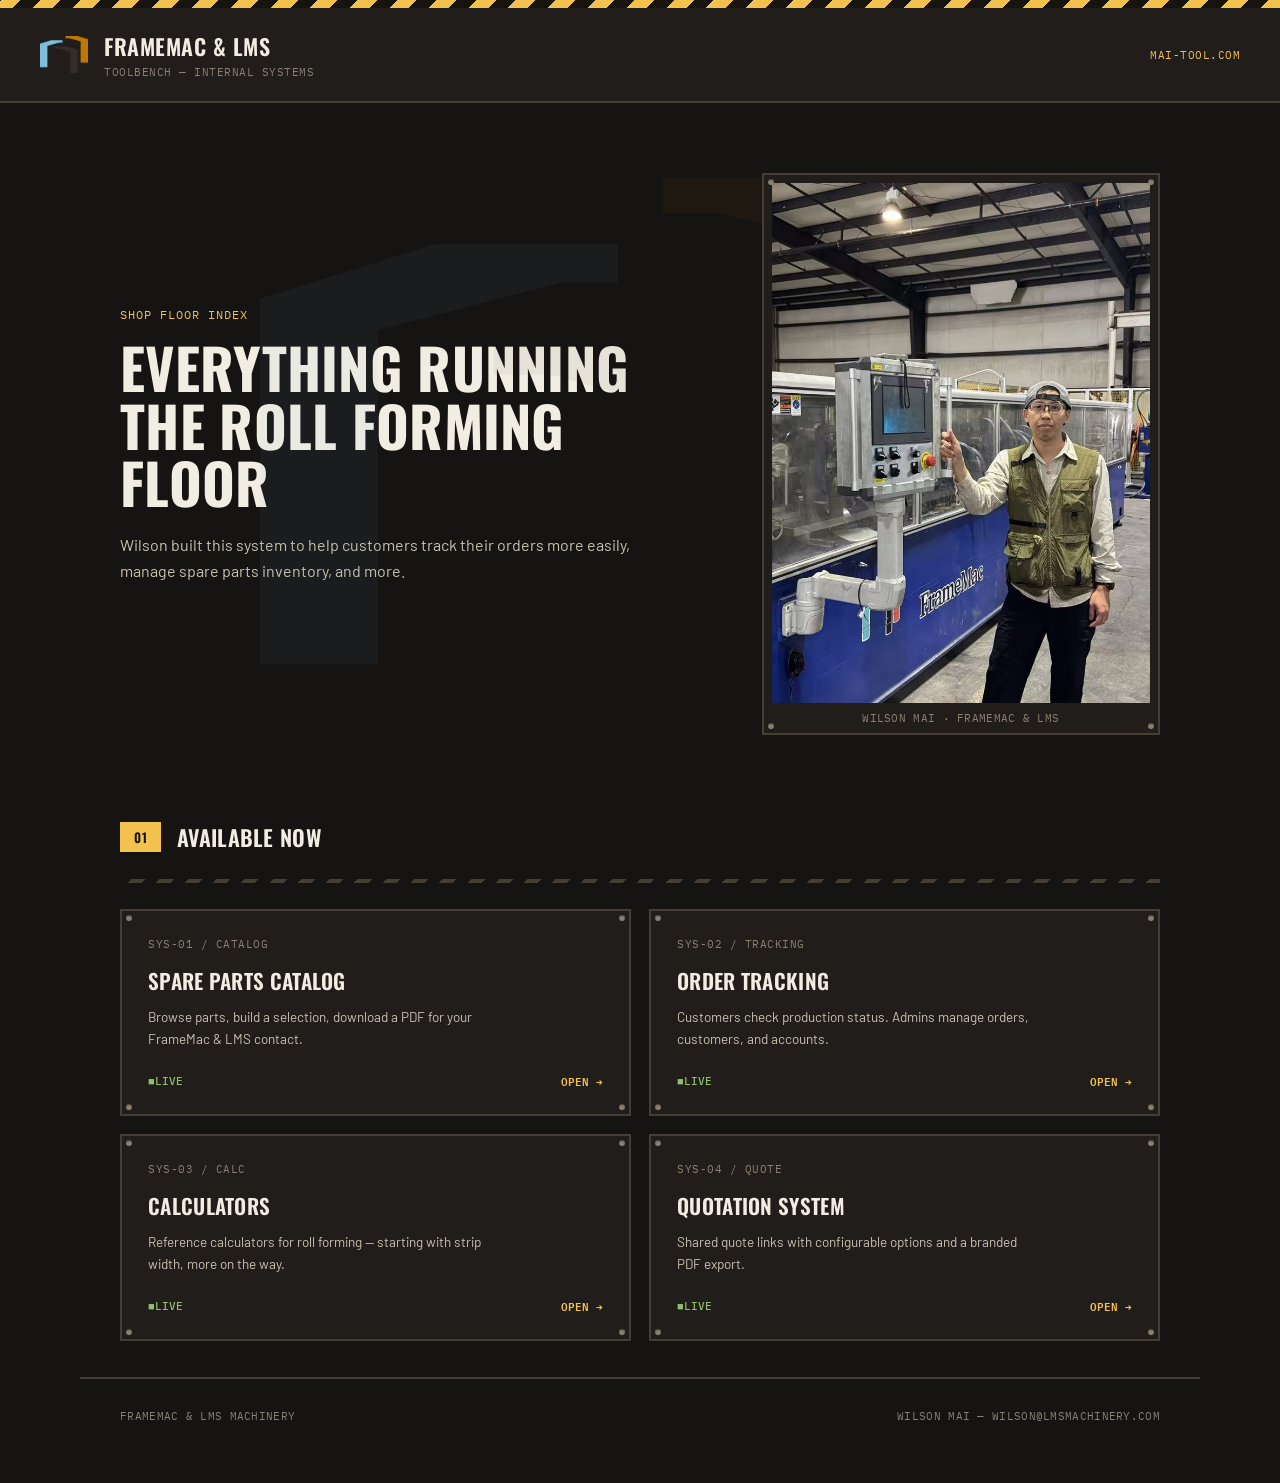
<file: index.html>
<!DOCTYPE html>
<html lang="en">
<head>
<meta charset="UTF-8">
<meta name="viewport" content="width=device-width, initial-scale=1.0">
<title>FRAMEMAC &amp; LMS Toolbench</title>
<link rel="preconnect" href="https://fonts.googleapis.com">
<link rel="preconnect" href="https://fonts.gstatic.com" crossorigin>
<link href="https://fonts.googleapis.com/css2?family=Oswald:wght@500;600;700&family=Barlow:wght@400;500;600&family=IBM+Plex+Mono:wght@500&display=swap" rel="stylesheet">
<style>
  :root{
    --steel-950:#161412; --steel-900:#201d1a; --steel-800:#2c2822; --steel-700:#443e34; --steel-500:#8a8172;
    --paper:#f2ede2; --paper-dim:#c9c1b1;
    --safety:#f2c14e; --safety-dim:#cf9f2e; --ink:#17140f;
    --danger:#c1502e;
    --f-display:'Oswald', sans-serif; --f-body:'Barlow', sans-serif; --f-mono:'IBM Plex Mono', monospace;
  }
  *{box-sizing:border-box;}
  body{margin:0; background:var(--steel-950); color:var(--paper-dim); font-family:var(--f-body); min-height:100vh; position:relative;}
  body::before{content:''; position:fixed; inset:0; z-index:0; pointer-events:none;
    background-image:url('/assets/logo-watermark.png'); background-repeat:no-repeat; background-position:center 55%; background-size:760px auto; opacity:.05;}
  a{color:inherit;}

  .hazard-bar{height:8px; width:100%;
    background:repeating-linear-gradient(-45deg, var(--safety), var(--safety) 14px, var(--ink) 14px, var(--ink) 28px);
  }

  .topbar{display:flex; align-items:center; justify-content:space-between; padding:22px 40px; border-bottom:2px solid var(--steel-700); background:var(--steel-900);}
  .brand{display:flex; align-items:center; gap:16px;}
  .brand-mark{ display:flex; align-items:center; justify-content:center; }
  .brand-mark img{width:48px; height:auto; display:block;}
  .rivet{position:absolute; width:6px; height:6px; border-radius:50%; background:var(--steel-700); box-shadow:inset 0 1px 1px rgba(0,0,0,.5), 0 0.5px 0 rgba(255,255,255,.06);}
  .rivet.tl{top:4px; left:4px;} .rivet.tr{top:4px; right:4px;} .rivet.bl{bottom:4px; left:4px;} .rivet.br{bottom:4px; right:4px;}
  .brand-name{font-family:var(--f-display); font-weight:600; font-size:22px; color:var(--paper); letter-spacing:.5px; text-transform:uppercase;}
  .brand-sub{font-family:var(--f-mono); font-size:10.5px; color:var(--steel-500); margin-top:3px; letter-spacing:.5px;}
  .label{font-family:var(--f-mono); font-size:11px; color:var(--safety); letter-spacing:.5px;}

  .hero{max-width:1120px; margin:0 auto; padding:70px 40px 50px; display:grid; grid-template-columns:1.2fr 0.8fr; gap:44px; align-items:center;}
  .hero-photo{border:2px solid var(--steel-700); background:var(--steel-900); padding:8px; position:relative;}
  .hero-photo .rivet{background:var(--steel-500);}
  .hero-photo img{width:100%; height:auto; display:block; max-height:520px; object-fit:cover;}
  .hero-photo-caption{font-family:var(--f-mono); font-size:10.5px; color:var(--steel-500); text-align:center; padding-top:8px; letter-spacing:.3px;}
  .hero-eyebrow{font-family:var(--f-mono); font-size:12px; color:var(--safety); margin-bottom:16px; letter-spacing:1px; text-transform:uppercase;}
  .hero-title{font-family:var(--f-display); font-weight:700; font-size:56px; line-height:1.02; color:var(--paper); margin:0 0 22px; letter-spacing:.3px; text-transform:uppercase; max-width:780px;}
  .hero-desc{font-size:16px; color:var(--paper-dim); line-height:1.65; max-width:520px;}

  .section{max-width:1120px; margin:0 auto; padding:36px 40px;}
  .section-head{display:flex; align-items:center; gap:16px; margin-bottom:26px;}
  .section-tag{
    font-family:var(--f-display); font-weight:600; font-size:13px; color:var(--ink); background:var(--safety);
    padding:5px 14px; text-transform:uppercase; letter-spacing:.5px;
  }
  .section-title{font-family:var(--f-display); font-weight:600; font-size:22px; color:var(--paper); margin:0; text-transform:uppercase; letter-spacing:.3px;}
  .stripe-divider{height:4px; width:100%;
    background:repeating-linear-gradient(-45deg, var(--steel-700), var(--steel-700) 10px, transparent 10px, transparent 20px);
    margin-bottom:26px;
  }

  .grid{display:grid; grid-template-columns:repeat(2, 1fr); gap:18px;}
  .card{
    background:var(--steel-900); border:2px solid var(--steel-700); padding:26px 26px 24px; position:relative;
    text-decoration:none; display:block; transition:border-color .15s, background .15s;
  }
  .card:not(.off):hover{border-color:var(--safety); background:var(--steel-800);}
  .card .rivet{background:var(--steel-500);}
  .card-id{font-family:var(--f-mono); font-size:10.5px; color:var(--steel-500); margin-bottom:14px; letter-spacing:.5px;}
  .card-title{font-family:var(--f-display); font-weight:600; font-size:21px; color:var(--paper); margin:0 0 10px; text-transform:uppercase; letter-spacing:.3px;}
  .card-desc{font-size:13.5px; color:var(--paper-dim); line-height:1.6; margin:0 0 22px; max-width:360px;}
  .card-foot{display:flex; align-items:center; justify-content:space-between; font-family:var(--f-mono); font-size:11px;}
  .status-live{color:#8fbf6f; font-weight:500;}
  .status-live::before{content:'\25A0 '; }
  .status-soon{color:var(--steel-500);}
  .status-soon::before{content:'\25A1 '; }
  .card-link{color:var(--safety); font-weight:600;}
  .card.off{opacity:.55;}

  .footline{max-width:1120px; margin:0 auto; padding:30px 40px 60px; border-top:2px solid var(--steel-700); font-family:var(--f-mono); font-size:11px; color:var(--steel-500); display:flex; justify-content:space-between; flex-wrap:wrap; gap:8px; letter-spacing:.3px;}

  @media (max-width:820px){
    .topbar{padding:16px 20px;}
    .hero{padding:48px 20px 20px; grid-template-columns:1fr; gap:28px;}
    .hero-photo{order:-1;}
    .section{padding:28px 20px;}
    .grid{grid-template-columns:1fr;}
    .hero-title{font-size:36px;}
  }
</style>
</head>
<body>
<div class="page-content">

  <div class="hazard-bar"></div>

  <div class="topbar">
    <div class="brand">
      <div class="brand-mark">
        <img src="/assets/logo-icon.png" alt="FrameMac">
      </div>
      <div><div class="brand-name">FrameMac &amp; LMS</div><div class="brand-sub">TOOLBENCH — INTERNAL SYSTEMS</div></div>
    </div>
    <div class="label">MAI-TOOL.COM</div>
  </div>

  <div class="hero">
    <div>
      <div class="hero-eyebrow">Shop Floor Index</div>
      <h1 class="hero-title">Everything running the roll forming floor</h1>
      <p class="hero-desc">Wilson built this system to help customers track their orders more easily, manage spare parts inventory, and more.</p>
    </div>
    <div class="hero-photo">
      <span class="rivet tl"></span><span class="rivet tr"></span><span class="rivet bl"></span><span class="rivet br"></span>
      <img src="/assets/wilson-hero.jpg" alt="Wilson Mai at the FrameMac factory">
      <div class="hero-photo-caption">WILSON MAI &middot; FRAMEMAC &amp; LMS</div>
    </div>
  </div>

  <div class="section">
    <div class="section-head"><span class="section-tag">01</span><h2 class="section-title">Available Now</h2></div>
    <div class="stripe-divider"></div>
    <div class="grid">
      <a class="card" href="/spare-parts/">
        <span class="rivet tl"></span><span class="rivet tr"></span><span class="rivet bl"></span><span class="rivet br"></span>
        <div class="card-id">SYS-01 / CATALOG</div>
        <h3 class="card-title">Spare Parts Catalog</h3>
        <p class="card-desc">Browse parts, build a selection, download a PDF for your FrameMac &amp; LMS contact.</p>
        <div class="card-foot"><span class="status-live">LIVE</span><span class="card-link">OPEN &rarr;</span></div>
      </a>
      <a class="card" href="/order-tracking/">
        <span class="rivet tl"></span><span class="rivet tr"></span><span class="rivet bl"></span><span class="rivet br"></span>
        <div class="card-id">SYS-02 / TRACKING</div>
        <h3 class="card-title">Order Tracking</h3>
        <p class="card-desc">Customers check production status. Admins manage orders, customers, and accounts.</p>
        <div class="card-foot"><span class="status-live">LIVE</span><span class="card-link">OPEN &rarr;</span></div>
      </a>
      <a class="card" href="/calculators/">
        <span class="rivet tl"></span><span class="rivet tr"></span><span class="rivet bl"></span><span class="rivet br"></span>
        <div class="card-id">SYS-03 / CALC</div>
        <h3 class="card-title">Calculators</h3>
        <p class="card-desc">Reference calculators for roll forming — starting with strip width, more on the way.</p>
        <div class="card-foot"><span class="status-live">LIVE</span><span class="card-link">OPEN &rarr;</span></div>
      </a>
      <a class="card" href="/quotation/">
        <span class="rivet tl"></span><span class="rivet tr"></span><span class="rivet bl"></span><span class="rivet br"></span>
        <div class="card-id">SYS-04 / QUOTE</div>
        <h3 class="card-title">Quotation System</h3>
        <p class="card-desc">Shared quote links with configurable options and a branded PDF export.</p>
        <div class="card-foot"><span class="status-live">LIVE</span><span class="card-link">OPEN &rarr;</span></div>
      </a>
    </div>
  </div>

  <div class="footline">
    <span>FRAMEMAC &amp; LMS MACHINERY</span>
    <span>WILSON MAI — WILSON@LMSMACHINERY.COM</span>
  </div>

</div>
</body>
</html>
</file>
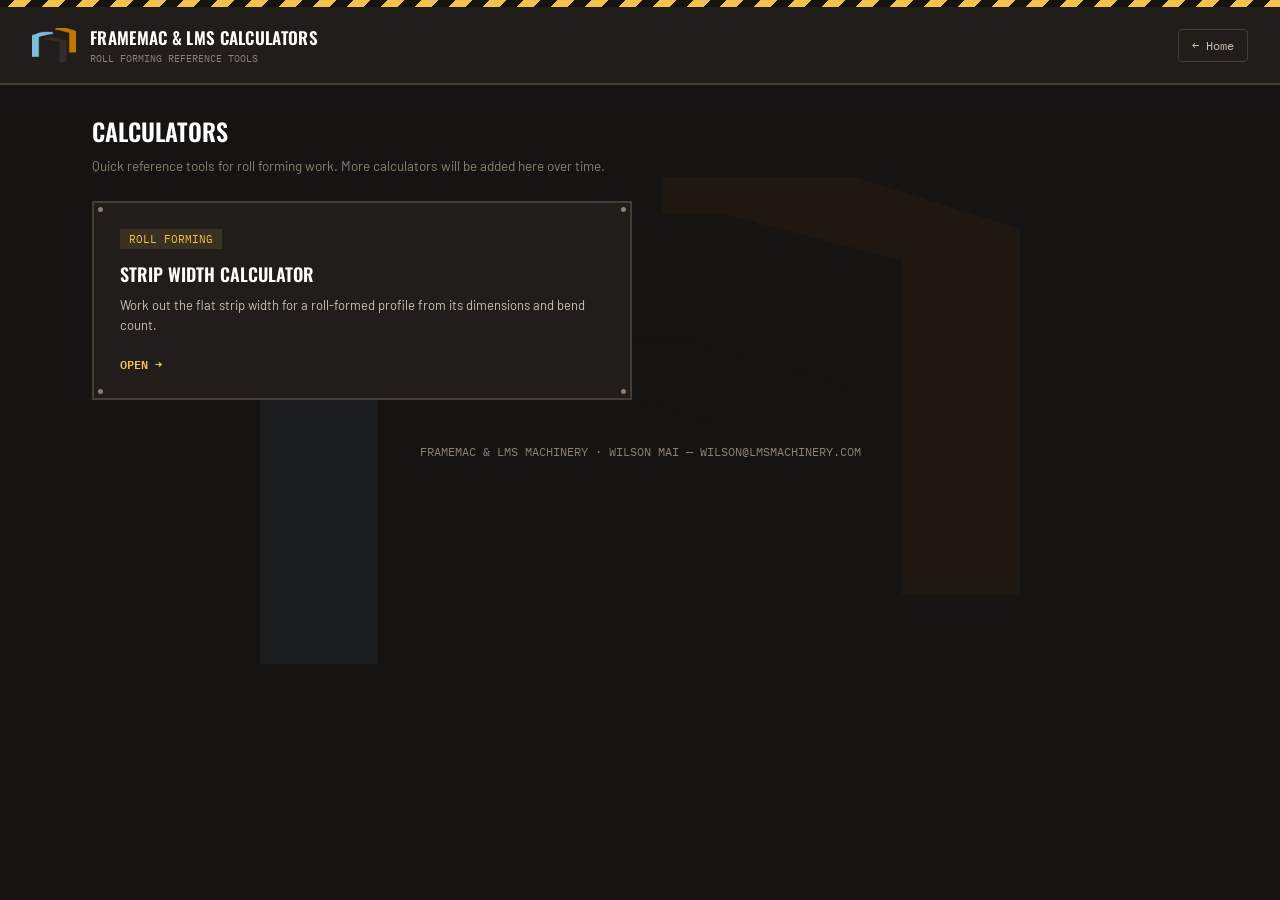
<file: calculators/index.html>
<!DOCTYPE html>
<html lang="en">
<head>
<meta charset="UTF-8">
<meta name="viewport" content="width=device-width, initial-scale=1.0">
<title>FRAMEMAC & LMS Calculators</title>
<link rel="preconnect" href="https://fonts.googleapis.com">
<link rel="preconnect" href="https://fonts.gstatic.com" crossorigin>
<link href="https://fonts.googleapis.com/css2?family=Oswald:wght@500;600;700&family=Barlow:wght@400;500;600&family=IBM+Plex+Mono:wght@400;500&display=swap" rel="stylesheet">
<style>
  :root{
    --steel-950:#161412; --steel-900:#201d1a; --steel-800:#2c2822; --steel-700:#443e34; --steel-500:#8a8172;
    --paper-dim:#c9c1b1; --safety:#f2c14e; --ink:#17140f;
    --f-display:'Oswald', sans-serif; --f-body:'Barlow', sans-serif; --f-mono:'IBM Plex Mono', monospace;
  }
  *{box-sizing:border-box;}
  body{margin:0; background:var(--steel-950); color:var(--paper-dim); font-family:var(--f-body); min-height:100vh; position:relative;}
  body::before{content:''; position:fixed; inset:0; z-index:0; pointer-events:none;
    background-image:url('/assets/logo-watermark.png'); background-repeat:no-repeat; background-position:center 55%; background-size:760px auto; opacity:.05;}
  a{color:inherit;}
  .hazard-bar{height:7px; width:100%; background:repeating-linear-gradient(-45deg, var(--safety), var(--safety) 12px, var(--ink) 12px, var(--ink) 24px);}
  .topbar{display:flex; align-items:center; justify-content:space-between; padding:18px 32px; background:var(--steel-900); border-bottom:2px solid var(--steel-700); position:relative; z-index:1;}
  .brand{display:flex; align-items:center; gap:14px;}
  .brand-mark{display:flex; align-items:center; justify-content:center;}
  .brand-mark img{width:44px; height:auto; display:block;}
  .rivet{position:absolute; width:5px; height:5px; border-radius:50%; background:var(--steel-500);}
  .rivet.tl{top:4px; left:4px;} .rivet.tr{top:4px; right:4px;} .rivet.bl{bottom:4px; left:4px;} .rivet.br{bottom:4px; right:4px;}
  .brand-text{font-family:var(--f-display); font-weight:600; font-size:17px; color:#fff; text-transform:uppercase; letter-spacing:.3px;}
  .brand-sub{font-family:var(--f-mono); font-size:10px; color:var(--steel-500); margin-top:2px;}
  .ghost-link-btn{background:none; border:1px solid var(--steel-700); color:var(--paper-dim); border-radius:4px; padding:8px 13px; font-size:12px; text-decoration:none; font-family:var(--f-mono);}
  .ghost-link-btn:hover{border-color:var(--safety); color:#fff;}
  .main{max-width:1160px; margin:0 auto; padding:28px 32px 90px; position:relative; z-index:1;}
  .page-title{font-family:var(--f-display); font-weight:600; font-size:24px; color:#fff; margin:0 0 6px; text-transform:uppercase;}
  .page-desc{font-size:13.5px; color:var(--steel-500); margin:0 0 24px; line-height:1.6;}
  .grid{display:grid; grid-template-columns:repeat(2, 1fr); gap:16px;}
  .tool-card{background:var(--steel-900); border:2px solid var(--steel-700); padding:24px 26px; text-decoration:none; display:block; position:relative; transition:border-color .15s, background .15s;}
  .tool-card:hover{border-color:var(--safety); background:var(--steel-800);}
  .tool-tag{font-family:var(--f-mono); font-size:10.5px; color:var(--safety); background:rgba(242,193,78,0.12); padding:3px 9px; display:inline-block; margin-bottom:12px;}
  .tool-title{font-family:var(--f-display); font-weight:600; font-size:18px; color:#fff; margin:0 0 8px; text-transform:uppercase;}
  .tool-desc{font-size:13px; color:var(--paper-dim); line-height:1.6; margin:0 0 18px;}
  .tool-link{font-size:12px; color:var(--safety); font-weight:600; font-family:var(--f-mono);}
  .footnote{font-size:11.5px; color:var(--steel-500); text-align:center; padding:30px 0 0; line-height:1.7; font-family:var(--f-mono);}
</style>
</head>
<body>

  <div class="hazard-bar"></div>
  <div class="topbar">
    <div class="brand">
      <div class="brand-mark"><img src="/assets/logo-icon.png" alt="FrameMac"></div>
      <div><div class="brand-text">FrameMac &amp; LMS Calculators</div><div class="brand-sub">ROLL FORMING REFERENCE TOOLS</div></div>
    </div>
    <a class="ghost-link-btn" href="/">&larr; Home</a>
  </div>

  <div class="main">
    <h1 class="page-title">Calculators</h1>
    <p class="page-desc">Quick reference tools for roll forming work. More calculators will be added here over time.</p>

    <div class="grid">
      <a class="tool-card" href="/calculators/strip-width-calculator/">
        <span class="rivet tl"></span><span class="rivet tr"></span><span class="rivet bl"></span><span class="rivet br"></span>
        <div class="tool-tag">ROLL FORMING</div>
        <h3 class="tool-title">Strip Width Calculator</h3>
        <p class="tool-desc">Work out the flat strip width for a roll-formed profile from its dimensions and bend count.</p>
        <div class="tool-link">OPEN &rarr;</div>
      </a>
    </div>

    <p class="footnote">FRAMEMAC &amp; LMS MACHINERY &middot; WILSON MAI &mdash; WILSON@LMSMACHINERY.COM</p>
  </div>

</body>
</html>
</file>
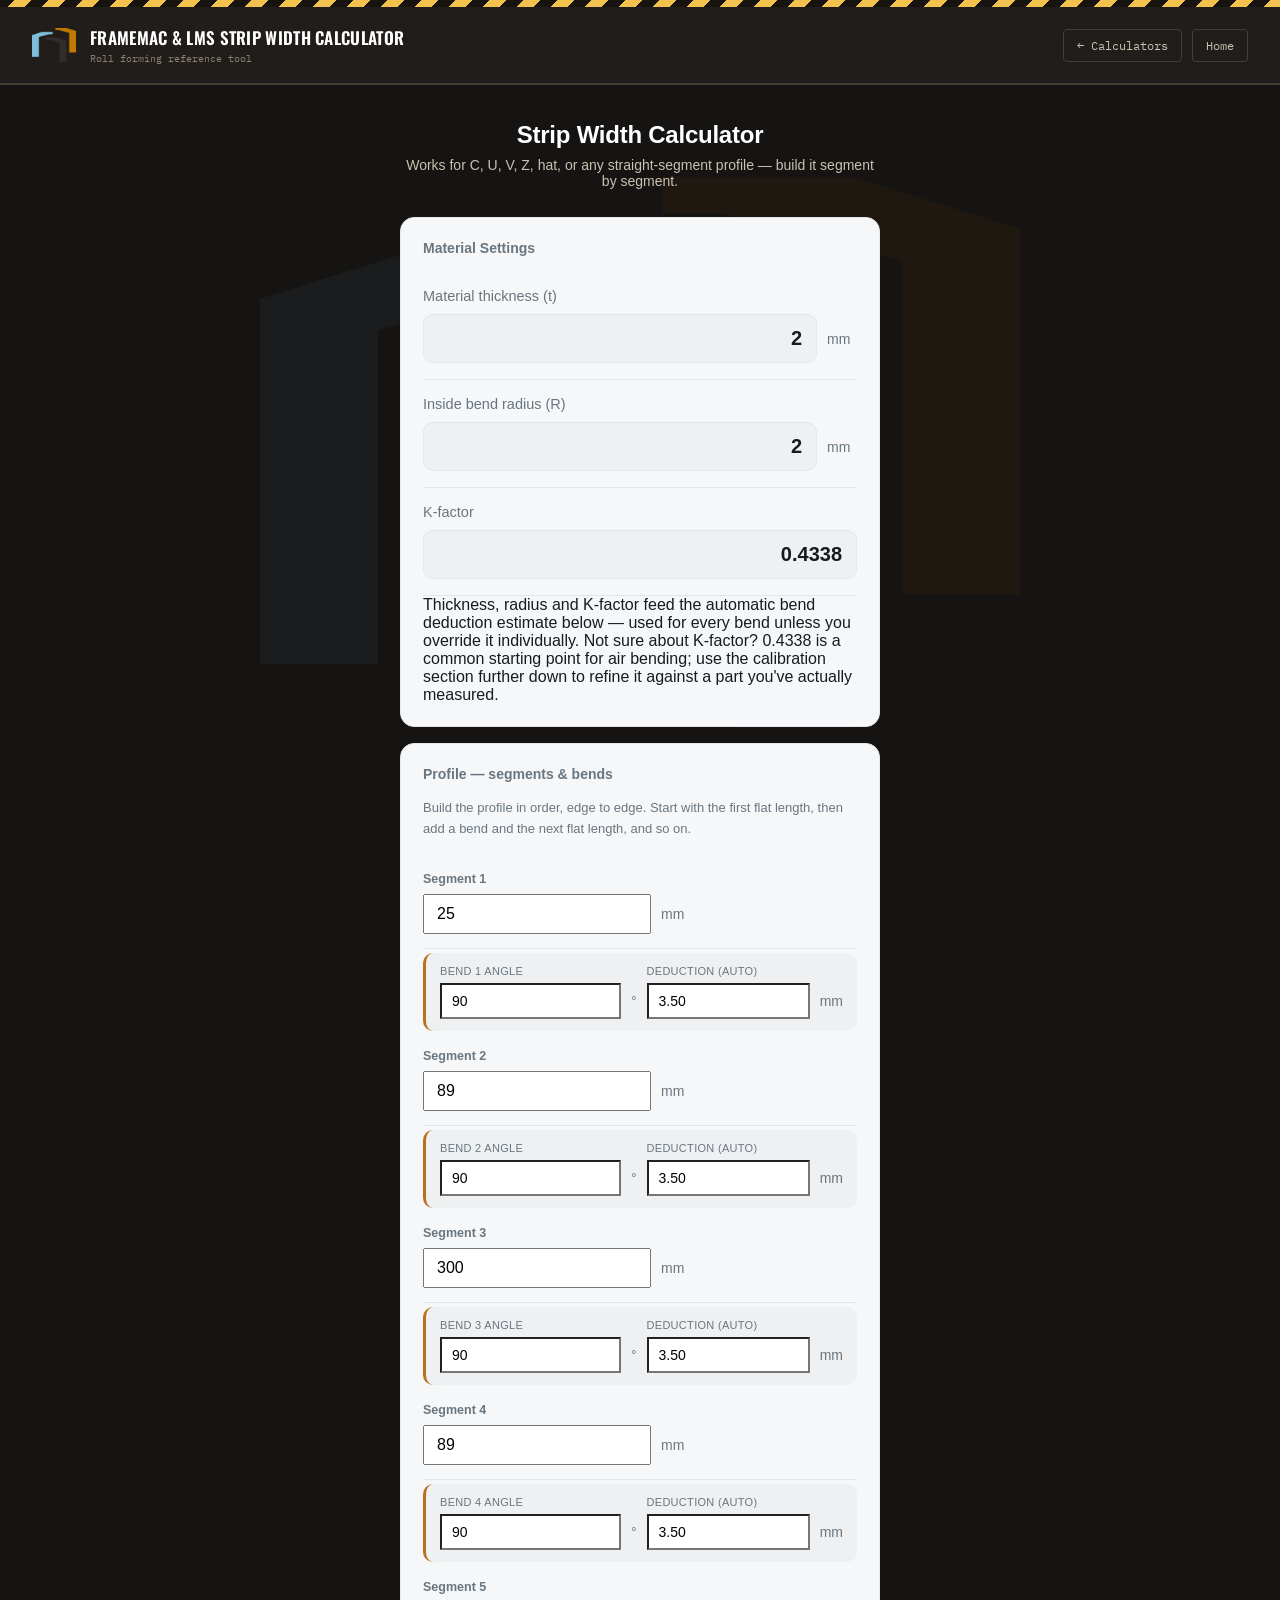
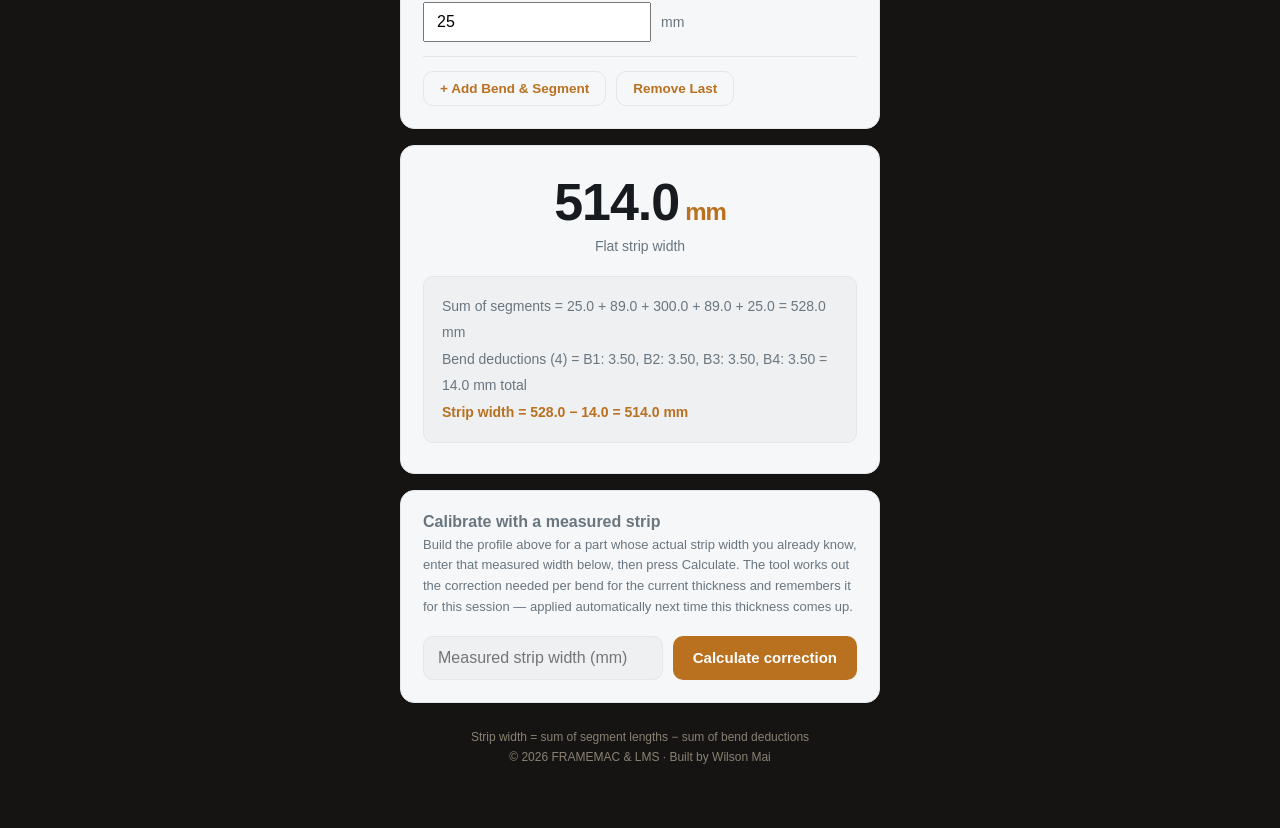
<file: calculators/strip-width-calculator/index.html>
<!DOCTYPE html>
<html lang="en">
<head>
<meta charset="UTF-8">
<meta name="viewport" content="width=device-width, initial-scale=1.0">
<title>FRAMEMAC &amp; LMS Strip Width Calculator</title>
<link rel="preconnect" href="https://fonts.googleapis.com">
<link rel="preconnect" href="https://fonts.gstatic.com" crossorigin>
<link href="https://fonts.googleapis.com/css2?family=Oswald:wght@500;600;700&family=Barlow:wght@400;500;600&family=IBM+Plex+Mono:wght@400;500&display=swap" rel="stylesheet">
<link rel="stylesheet" href="style.css">
</head>
<body>

<div class="hazard-bar"></div>
<div class="topbar">
  <div class="brand">
    <div class="brand-mark"><img src="/assets/logo-icon.png" alt="FrameMac"></div>
    <div><div class="brand-text">FRAMEMAC &amp; LMS Strip Width Calculator</div><div class="brand-sub">Roll forming reference tool</div></div>
  </div>
  <div class="topbar-actions">
    <a class="ghost-link-btn" href="/calculators/">&larr; Calculators</a>
    <a class="ghost-link-btn" href="/">Home</a>
  </div>
</div>

<div class="lms-swc" data-lms-swc>
  <div class="lms-swc-app">

    <header class="lms-swc-header">
      <h2 class="lms-swc-title">Strip Width Calculator</h2>
      <p class="lms-swc-subtitle">Works for C, U, V, Z, hat, or any straight-segment profile — build it segment by segment.</p>
    </header>

    <div class="lms-swc-card">
      <h3 class="lms-swc-card-heading">Material Settings</h3>
      <div class="lms-swc-field">
        <label>Material thickness (t)</label>
        <div class="lms-swc-field-row">
          <input type="number" data-id="thickness" value="2" step="any">
          <span class="lms-swc-unit">mm</span>
        </div>
      </div>
      <div class="lms-swc-field">
        <label>Inside bend radius (R)</label>
        <div class="lms-swc-field-row">
          <input type="number" data-id="radius" value="2" step="any">
          <span class="lms-swc-unit">mm</span>
        </div>
      </div>
      <div class="lms-swc-field">
        <label>K-factor</label>
        <div class="lms-swc-field-row">
          <input type="number" data-id="kfactor" value="0.4338" step="any">
        </div>
      </div>
      <div class="lms-swc-field-note">Thickness, radius and K-factor feed the automatic bend deduction estimate below — used for every bend unless you override it individually. Not sure about K-factor? 0.4338 is a common starting point for air bending; use the calibration section further down to refine it against a part you've actually measured.</div>
    </div>

    <div class="lms-swc-card">
      <h3 class="lms-swc-card-heading">Profile — segments &amp; bends</h3>
      <p class="lms-swc-desc">Build the profile in order, edge to edge. Start with the first flat length, then add a bend and the next flat length, and so on.</p>
      <div id="segBuilder" data-id="segBuilder"></div>
      <div class="lms-swc-seg-actions">
        <button type="button" class="lms-swc-btn lms-swc-btn-ghost" data-id="addSegBtn">+ Add Bend &amp; Segment</button>
        <button type="button" class="lms-swc-btn lms-swc-btn-ghost" data-id="removeSegBtn">Remove Last</button>
      </div>
    </div>

    <div class="lms-swc-card lms-swc-result-card">
      <div class="lms-swc-result-value"><span data-id="resultValue">0.0</span><span class="lms-swc-unit-lg">mm</span></div>
      <div class="lms-swc-result-label">Flat strip width</div>
      <div class="lms-swc-breakdown" data-id="breakdown"></div>
    </div>

    <div class="lms-swc-card lms-swc-calib-card">
      <h3 class="lms-swc-card-heading">Calibrate with a measured strip</h3>
      <p class="lms-swc-desc">Build the profile above for a part whose actual strip width you already know, enter that measured width below, then press Calculate. The tool works out the correction needed per bend for the current thickness and remembers it for this session — applied automatically next time this thickness comes up.</p>
      <div class="lms-swc-calib-input-row">
        <input type="number" data-id="measuredWidth" placeholder="Measured strip width (mm)" step="any">
        <button type="button" class="lms-swc-btn" data-id="calibBtn">Calculate correction</button>
      </div>
      <div class="lms-swc-calib-note" data-id="calibNote" style="display:none;"></div>
      <div class="lms-swc-saved-calib" data-id="savedCalibWrap" style="display:none;">
        <div class="lms-swc-saved-label">Saved calibrations</div>
        <div data-id="savedCalibList"></div>
      </div>
    </div>

    <footer class="lms-swc-footer">
      Strip width = sum of segment lengths &minus; sum of bend deductions<br>
      &copy; 2026 FRAMEMAC &amp; LMS &middot; Built by Wilson Mai
    </footer>

  </div>
</div>

<script src="script.js"></script>
</body>
</html>
</file>
<file: calculators/strip-width-calculator/style.css>
:root{
  --steel-950:#161412; --steel-900:#201d1a; --steel-700:#443e34; --steel-500:#8a8172;
  --paper-dim:#c9c1b1; --safety:#f2c14e; --ink:#17140f;
  --f-display:'Oswald', sans-serif; --f-body:'Barlow', sans-serif; --f-mono:'IBM Plex Mono', monospace;
}
* { box-sizing: border-box; }
html, body { margin: 0; padding: 0; }
body {
  font-family: var(--f-body);
  background: var(--steel-950);
  color: var(--paper-dim);
  min-height: 100vh;
  position: relative;
}
body::before {
  content: ''; position: fixed; inset: 0; z-index: 0; pointer-events: none;
  background-image: url('/assets/logo-watermark.png');
  background-repeat: no-repeat; background-position: center 55%; background-size: 760px auto;
  opacity: .05;
}
.hazard-bar{height:7px; width:100%; background:repeating-linear-gradient(-45deg, var(--safety), var(--safety) 12px, var(--ink) 12px, var(--ink) 24px); position:relative; z-index:1;}
.topbar{
  display:flex; align-items:center; justify-content:space-between; flex-wrap:wrap; gap:12px;
  padding:18px 32px; background:var(--steel-900); border-bottom:2px solid var(--steel-700);
  position:relative; z-index:1;
}
.brand{display:flex; align-items:center; gap:14px;}
.brand-mark{display:flex; align-items:center; justify-content:center;}
.brand-mark img{width:44px; height:auto; display:block;}
.rivet{position:absolute; width:5px; height:5px; border-radius:50%; background:var(--steel-500);}
.rivet.tl{top:4px; left:4px;} .rivet.tr{top:4px; right:4px;} .rivet.bl{bottom:4px; left:4px;} .rivet.br{bottom:4px; right:4px;}
.brand-text{font-family:var(--f-display); font-weight:600; font-size:17px; color:#fff; text-transform:uppercase; letter-spacing:.3px;}
.brand-sub{font-family:var(--f-mono); font-size:10px; color:var(--steel-500); margin-top:2px;}
.topbar-actions{display:flex; align-items:center; gap:10px;}
.ghost-link-btn{background:none; border:1px solid var(--steel-700); color:var(--paper-dim); border-radius:4px; padding:8px 13px; font-size:12px; text-decoration:none; display:inline-block; font-family:var(--f-mono);}
.ghost-link-btn:hover{border-color:var(--safety); color:#fff;}

/* LMS Strip Width Calculator — styles are scoped under .lms-swc so they
   never leak into the rest of the page. The calculator card itself stays
   light/white for legibility of the numbers, sitting on the dark shell
   above — same "light content on dark chrome" pattern used elsewhere. */

.lms-swc {
  --lms-swc-bg: #ffffff;
  --lms-swc-card: #f6f7f8;
  --lms-swc-card-border: #e3e7ea;
  --lms-swc-field: #eef0f2;
  --lms-swc-text: #171b1f;
  --lms-swc-text-dim: #697680;
  --lms-swc-accent: #b9701f;
  --lms-swc-accent-dim: #8f5817;
  --lms-swc-good-bg: #e9f6ee;
  --lms-swc-good-border: #bfe6cc;
  --lms-swc-good-text: #2f7a4d;
  --lms-swc-radius: 14px;

  box-sizing: border-box;
  background: transparent;
  color: var(--lms-swc-text);
  font-family: -apple-system, BlinkMacSystemFont, "Segoe UI", Roboto, Helvetica, Arial, sans-serif;
  padding: 36px 20px 60px;
  position: relative;
  z-index: 1;
}
.lms-swc *,
.lms-swc *::before,
.lms-swc *::after {
  box-sizing: border-box;
}
.lms-swc-app {
  width: 100%;
  max-width: 480px;
  margin: 0 auto;
}

.lms-swc-header {
  text-align: center;
  margin-bottom: 28px;
}
.lms-swc-title {
  font-size: 24px;
  font-weight: 700;
  margin: 0 0 8px;
  letter-spacing: -0.01em;
  color: #ffffff;
}
.lms-swc-subtitle {
  color: var(--paper-dim);
  font-size: 14px;
  margin: 0;
}

.lms-swc-card {
  background: var(--lms-swc-card);
  border: 1px solid var(--lms-swc-card-border);
  border-radius: var(--lms-swc-radius);
  padding: 22px;
  margin-bottom: 16px;
  box-shadow: 0 1px 2px rgba(16, 24, 40, 0.04);
}

.lms-swc-field {
  padding: 16px 0;
  border-bottom: 1px solid var(--lms-swc-card-border);
}
.lms-swc-field:last-of-type {
  border-bottom: none;
}
.lms-swc-field label {
  display: block;
  font-size: 14.5px;
  color: var(--lms-swc-text-dim);
  margin-bottom: 10px;
}
.lms-swc-field-row {
  display: flex;
  align-items: center;
  gap: 10px;
}
.lms-swc-field input[type="number"] {
  flex: 1;
  background: var(--lms-swc-field);
  border: 1px solid var(--lms-swc-card-border);
  border-radius: 10px;
  color: var(--lms-swc-text);
  font-size: 20px;
  font-weight: 600;
  padding: 12px 14px;
  text-align: right;
  width: 100%;
  -moz-appearance: textfield;
}
.lms-swc-field input[type="number"]::-webkit-outer-spin-button,
.lms-swc-field input[type="number"]::-webkit-inner-spin-button {
  -webkit-appearance: none;
  margin: 0;
}
.lms-swc-field input:focus {
  outline: none;
  border-color: var(--lms-swc-accent);
}
.lms-swc-unit {
  color: var(--lms-swc-text-dim);
  font-size: 14px;
  min-width: 30px;
}
.lms-swc-stepper {
  display: flex;
  align-items: center;
  justify-content: center;
  width: 40px;
  height: 40px;
  border-radius: 8px;
  background: var(--lms-swc-field);
  border: 1px solid var(--lms-swc-card-border);
  color: var(--lms-swc-text-dim);
  cursor: pointer;
  user-select: none;
  font-size: 16px;
}
.lms-swc-stepper:hover {
  color: var(--lms-swc-accent);
  border-color: var(--lms-swc-accent);
}
.lms-swc-calib-note {
  margin-top: 4px;
  background: var(--lms-swc-good-bg);
  border: 1px solid var(--lms-swc-good-border);
  color: var(--lms-swc-good-text);
  border-radius: 10px;
  padding: 12px 14px;
  font-size: 14px;
}

.lms-swc-result-card {
  text-align: center;
  padding: 30px 22px;
}
.lms-swc-result-value {
  font-size: 52px;
  font-weight: 800;
  letter-spacing: -0.02em;
  line-height: 1;
  color: var(--lms-swc-text);
}
.lms-swc-unit-lg {
  font-size: 24px;
  font-weight: 700;
  color: var(--lms-swc-accent);
  margin-left: 6px;
}
.lms-swc-result-label {
  color: var(--lms-swc-text-dim);
  font-size: 14px;
  margin-top: 10px;
}
.lms-swc-breakdown {
  margin-top: 22px;
  background: var(--lms-swc-field);
  border: 1px solid var(--lms-swc-card-border);
  border-radius: 10px;
  padding: 16px 18px;
  text-align: left;
  font-size: 14px;
  line-height: 1.9;
  color: var(--lms-swc-text-dim);
}
.lms-swc-breakdown .lms-swc-final {
  color: var(--lms-swc-accent);
  font-weight: 600;
}

.lms-swc-card-heading {
  font-size: 14px;
  font-weight: 600;
  color: var(--lms-swc-text-dim);
  margin: 0 0 16px;
}
.lms-swc-calib-card .lms-swc-card-heading {
  font-size: 16px;
  margin: 0 0 4px;
}
.lms-swc-desc {
  color: var(--lms-swc-text-dim);
  font-size: 13px;
  margin: 0 0 18px;
  line-height: 1.6;
}
.lms-swc-calib-input-row {
  display: flex;
  gap: 10px;
}
.lms-swc-calib-input-row input {
  flex: 1;
  background: var(--lms-swc-field);
  border: 1px solid var(--lms-swc-card-border);
  border-radius: 10px;
  color: var(--lms-swc-text);
  font-size: 16px;
  padding: 12px 14px;
  min-width: 0;
}
.lms-swc-calib-input-row input:focus {
  outline: none;
  border-color: var(--lms-swc-accent);
}
.lms-swc-btn {
  background: var(--lms-swc-accent);
  color: #fff;
  border: none;
  border-radius: 10px;
  padding: 0 20px;
  font-size: 15px;
  font-weight: 600;
  cursor: pointer;
  white-space: nowrap;
}
.lms-swc-btn:hover {
  background: var(--lms-swc-accent-dim);
}
.lms-swc-btn-ghost {
  background: none;
  color: var(--lms-swc-accent);
  border: 1.5px solid var(--lms-swc-card-border);
  padding: 9px 16px;
  height: auto;
  font-size: 13.5px;
}
.lms-swc-btn-ghost:hover {
  background: var(--lms-swc-field);
  border-color: var(--lms-swc-accent);
}
.lms-swc-seg-actions {
  display: flex;
  gap: 10px;
  margin-top: 14px;
  flex-wrap: wrap;
}
.lms-swc-seg-row {
  padding: 14px 0;
  border-bottom: 1px solid var(--lms-swc-card-border);
}
.lms-swc-seg-row label {
  display: block;
  font-size: 12.5px;
  color: var(--lms-swc-text-dim);
  margin-bottom: 8px;
  font-weight: 600;
}
.lms-swc-seg-row .lms-swc-field-row input {
  font-size: 16px;
  padding: 9px 12px;
}
.lms-swc-bend-row {
  display: flex;
  align-items: flex-end;
  gap: 10px;
  padding: 12px 14px;
  margin: 4px 0;
  background: var(--lms-swc-field);
  border-radius: 10px;
  border-left: 3px solid var(--lms-swc-accent);
}
.lms-swc-bend-angle, .lms-swc-bend-ded {
  flex: 1;
  min-width: 0;
}
.lms-swc-bend-row label {
  display: block;
  font-size: 11px;
  color: var(--lms-swc-text-dim);
  margin-bottom: 6px;
  text-transform: uppercase;
  letter-spacing: .3px;
}
.lms-swc-bend-row .lms-swc-field-row input {
  font-size: 14px;
  padding: 8px 10px;
  background: var(--lms-swc-bg, #fff);
  min-width: 0;
}
.lms-swc-bend-row .lms-swc-unit {
  min-width: auto;
  white-space: nowrap;
}
.lms-swc-reset-btn {
  background: none;
  border: 1px solid var(--lms-swc-card-border);
  color: var(--lms-swc-text-dim);
  border-radius: 8px;
  width: 34px;
  height: 34px;
  flex-shrink: 0;
  cursor: pointer;
  font-size: 15px;
}
.lms-swc-reset-btn:hover {
  color: var(--lms-swc-accent);
  border-color: var(--lms-swc-accent);
}
.lms-swc-saved-calib {
  margin-top: 18px;
}
.lms-swc-saved-label {
  color: var(--lms-swc-text-dim);
  font-size: 13px;
  margin-bottom: 8px;
}

.lms-swc-diagram-card svg {
  width: 100%;
  height: auto;
  display: block;
}
.lms-swc-legend {
  display: flex;
  flex-wrap: wrap;
  gap: 8px 18px;
  margin-top: 16px;
  font-size: 13px;
  color: var(--lms-swc-text-dim);
}
.lms-swc-legend span b {
  color: var(--lms-swc-accent);
  font-weight: 600;
}

.lms-swc-chip {
  display: inline-flex;
  align-items: center;
  gap: 6px;
  background: var(--lms-swc-field);
  border: 1px solid var(--lms-swc-card-border);
  border-radius: 8px;
  padding: 8px 12px;
  font-size: 13.5px;
  color: var(--lms-swc-text-dim);
  margin-right: 8px;
  margin-bottom: 8px;
}
.lms-swc-chip b {
  color: var(--lms-swc-accent);
  font-weight: 600;
}
.lms-swc-chip .lms-swc-x {
  margin-left: 6px;
  cursor: pointer;
  color: var(--lms-swc-text-dim);
}
.lms-swc-chip .lms-swc-x:hover {
  color: #d92d20;
}

.lms-swc-footer {
  text-align: center;
  color: var(--steel-500);
  font-size: 12px;
  margin-top: 24px;
  line-height: 1.7;
}

@media (max-width: 480px) {
  .lms-swc-bend-row {
    flex-wrap: wrap;
  }
  .lms-swc-bend-angle, .lms-swc-bend-ded {
    flex-basis: 100%;
  }
  .lms-swc-reset-btn {
    margin-left: auto;
  }
}

@media (max-width: 400px) {
  .lms-swc-result-value {
    font-size: 42px;
  }
}
</file>
